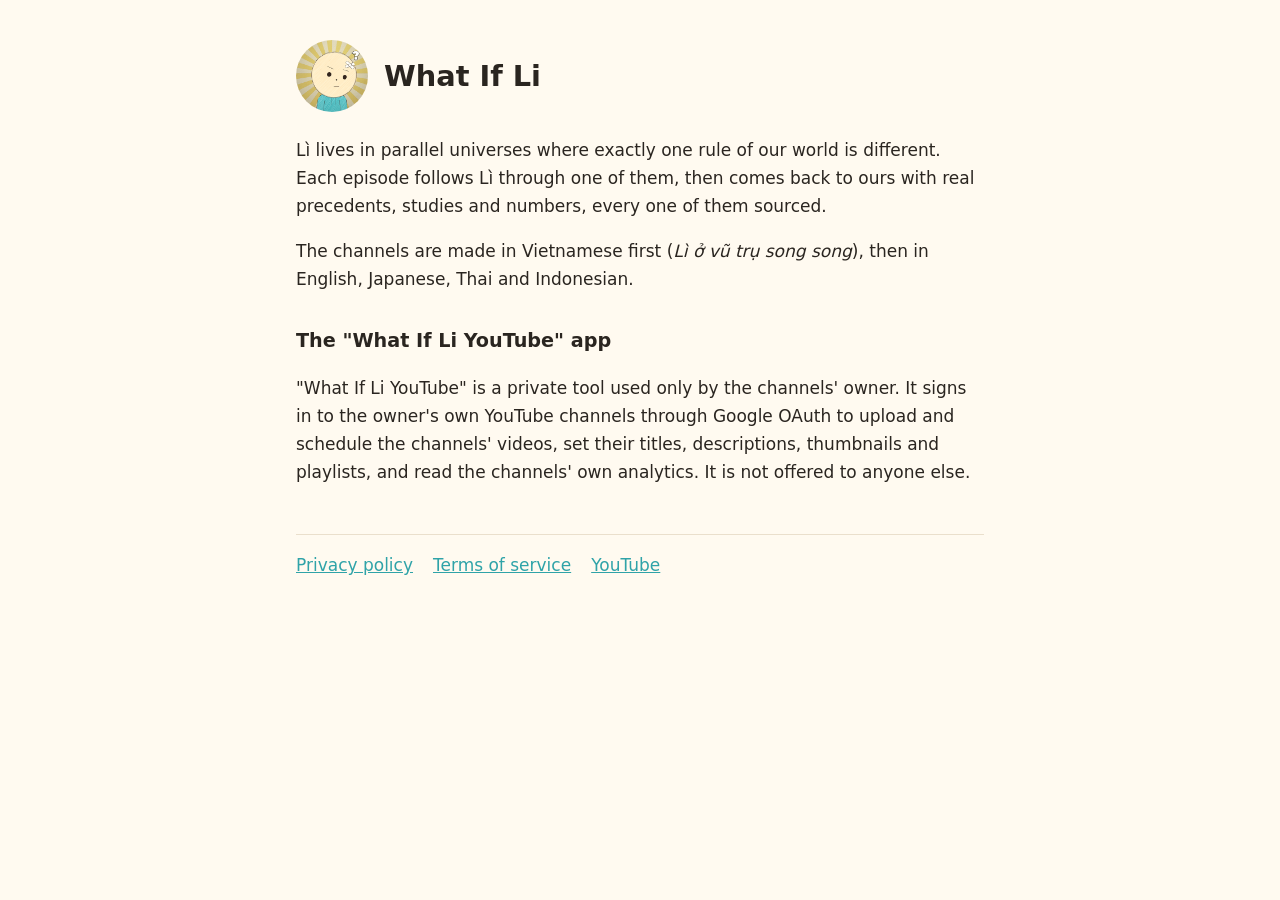
<file: index.html>
<!doctype html>
<html lang="en">
<head>
  <meta charset="utf-8">
  <meta name="viewport" content="width=device-width, initial-scale=1">
  <title>What If Li</title>
  <meta name="description" content="Home of the What If Li channels: animated, sourced &quot;what if…?&quot; stories.">
  <link rel="icon" href="avatar_li.png">
  <link rel="stylesheet" href="style.css">
</head>
<body>
<main>
  <header>
    <img src="avatar_li.png" alt="Lì, the channel host">
    <h1>What If Li</h1>
  </header>
  <p>Lì lives in parallel universes where exactly one rule of our world is different. Each episode follows Lì
    through one of them, then comes back to ours with real precedents, studies and numbers, every one of them sourced.</p>
  <p>The channels are made in Vietnamese first (<em>Lì ở vũ trụ song song</em>), then in English, Japanese, Thai and
    Indonesian.</p>

  <h2>The "What If Li YouTube" app</h2>
  <p>"What If Li YouTube" is a private tool used only by the channels' owner. It signs in to the owner's own YouTube
    channels through Google OAuth to upload and schedule the channels' videos, set their titles, descriptions,
    thumbnails and playlists, and read the channels' own analytics. It is not offered to anyone else.</p>

  <nav>
    <a href="privacy.html">Privacy policy</a>
    <a href="terms.html">Terms of service</a>
    <a href="https://www.youtube.com/@livutrusongsong">YouTube</a>
  </nav>
</main>
</body>
</html>
</file>
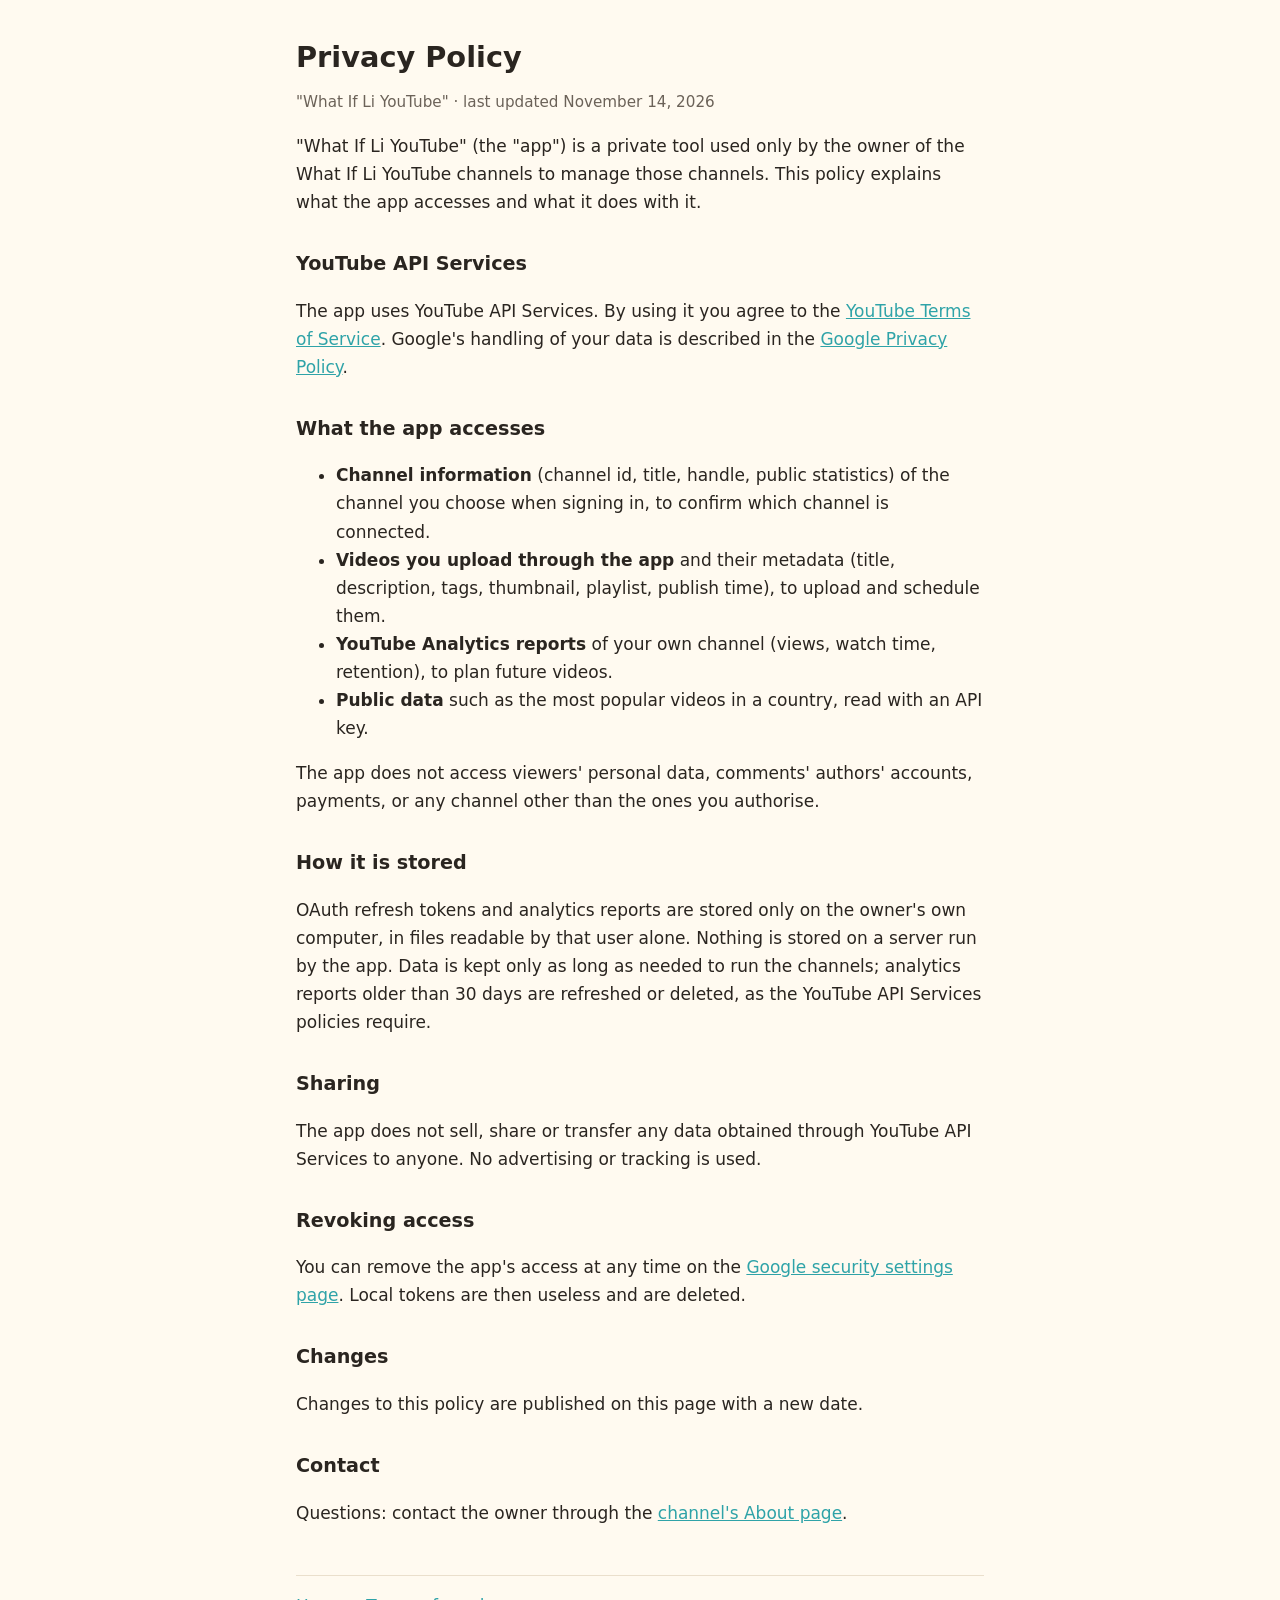
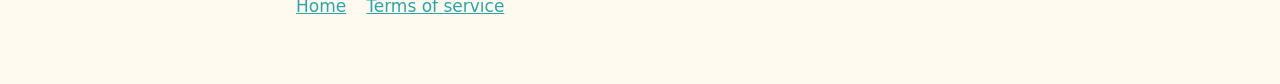
<file: privacy.html>
<!doctype html>
<html lang="en">
<head>
  <meta charset="utf-8">
  <meta name="viewport" content="width=device-width, initial-scale=1">
  <title>Privacy Policy</title>
  <link rel="icon" href="avatar_li.png">
  <link rel="stylesheet" href="style.css">
</head>
<body>
<main>
  <h1>Privacy Policy</h1>
  <p class="muted">"What If Li YouTube" · last updated November 14, 2026</p>

  <p>"What If Li YouTube" (the "app") is a private tool used only by the owner of the What If Li YouTube channels to
    manage those channels. This policy explains what the app accesses and what it does with it.</p>

  <h2>YouTube API Services</h2>
  <p>The app uses YouTube API Services. By using it you agree to the
    <a href="https://www.youtube.com/t/terms">YouTube Terms of Service</a>. Google's handling of your data is described in the
    <a href="https://policies.google.com/privacy">Google Privacy Policy</a>.</p>

  <h2>What the app accesses</h2>
  <ul>
    <li><strong>Channel information</strong> (channel id, title, handle, public statistics) of the channel you choose
      when signing in, to confirm which channel is connected.</li>
    <li><strong>Videos you upload through the app</strong> and their metadata (title, description, tags, thumbnail,
      playlist, publish time), to upload and schedule them.</li>
    <li><strong>YouTube Analytics reports</strong> of your own channel (views, watch time, retention), to plan future
      videos.</li>
    <li><strong>Public data</strong> such as the most popular videos in a country, read with an API key.</li>
  </ul>
  <p>The app does not access viewers' personal data, comments' authors' accounts, payments, or any channel other than
    the ones you authorise.</p>

  <h2>How it is stored</h2>
  <p>OAuth refresh tokens and analytics reports are stored only on the owner's own computer, in files readable by that
    user alone. Nothing is stored on a server run by the app. Data is kept only as long as needed to run the channels;
    analytics reports older than 30 days are refreshed or deleted, as the YouTube API Services policies require.</p>

  <h2>Sharing</h2>
  <p>The app does not sell, share or transfer any data obtained through YouTube API Services to anyone. No advertising
    or tracking is used.</p>

  <h2>Revoking access</h2>
  <p>You can remove the app's access at any time on the
    <a href="https://security.google.com/settings/security/permissions">Google security settings page</a>. Local tokens
    are then useless and are deleted.</p>

  <h2>Changes</h2>
  <p>Changes to this policy are published on this page with a new date.</p>

  <h2>Contact</h2>
  <p>Questions: contact the owner through the <a href="https://www.youtube.com/@livutrusongsong/about">channel's
    About page</a>.</p>

  <nav>
    <a href="index.html">Home</a>
    <a href="terms.html">Terms of service</a>
  </nav>
</main>
</body>
</html>
</file>
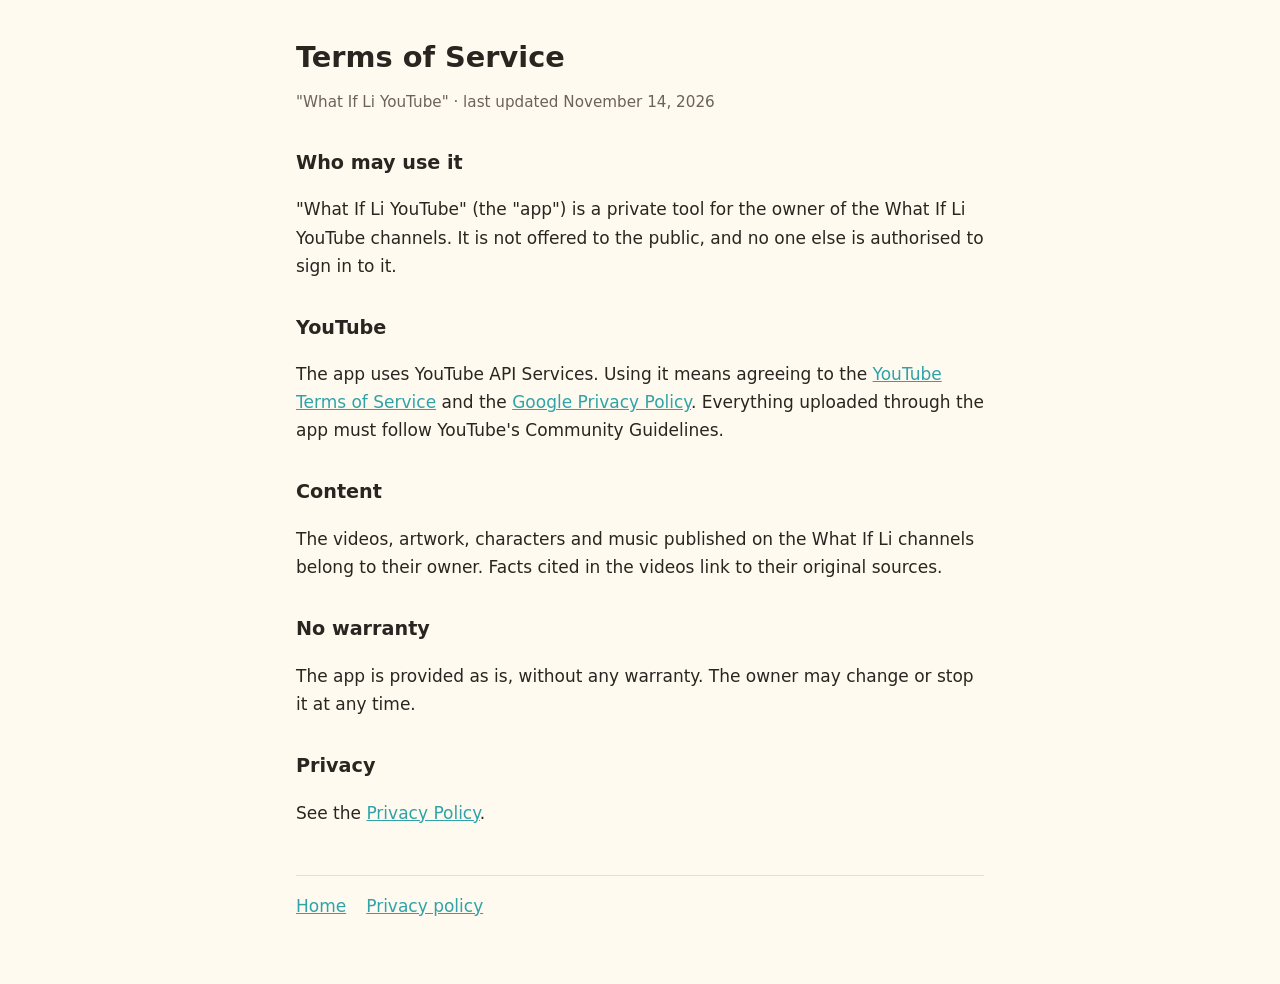
<file: terms.html>
<!doctype html>
<html lang="en">
<head>
  <meta charset="utf-8">
  <meta name="viewport" content="width=device-width, initial-scale=1">
  <title>Terms of Service</title>
  <link rel="icon" href="avatar_li.png">
  <link rel="stylesheet" href="style.css">
</head>
<body>
<main>
  <h1>Terms of Service</h1>
  <p class="muted">"What If Li YouTube" · last updated November 14, 2026</p>

  <h2>Who may use it</h2>
  <p>"What If Li YouTube" (the "app") is a private tool for the owner of the What If Li YouTube channels. It is not
    offered to the public, and no one else is authorised to sign in to it.</p>

  <h2>YouTube</h2>
  <p>The app uses YouTube API Services. Using it means agreeing to the
    <a href="https://www.youtube.com/t/terms">YouTube Terms of Service</a> and the
    <a href="https://policies.google.com/privacy">Google Privacy Policy</a>. Everything uploaded through the app must follow
    YouTube's Community Guidelines.</p>

  <h2>Content</h2>
  <p>The videos, artwork, characters and music published on the What If Li channels belong to their owner. Facts cited
    in the videos link to their original sources.</p>

  <h2>No warranty</h2>
  <p>The app is provided as is, without any warranty. The owner may change or stop it at any time.</p>

  <h2>Privacy</h2>
  <p>See the <a href="privacy.html">Privacy Policy</a>.</p>

  <nav>
    <a href="index.html">Home</a>
    <a href="privacy.html">Privacy policy</a>
  </nav>
</main>
</body>
</html>
</file>
<file: style.css>
:root { --bg: #fffaf0; --fg: #2a2520; --muted: #6b6258; --accent: #2fa3a8; --line: #eadfcc; }
@media (prefers-color-scheme: dark) { :root { --bg: #1b1916; --fg: #f1ebe2; --muted: #a89f93; --accent: #5cc6ca; --line: #3a342c; } }
* { box-sizing: border-box; }
body { margin: 0; background: var(--bg); color: var(--fg); font: 17px/1.65 system-ui, -apple-system, "Segoe UI", Roboto, sans-serif; }
main { max-width: 720px; margin: 0 auto; padding: 40px 16px 64px; }
header { display: flex; align-items: center; gap: 16px; margin-bottom: 24px; }
header img { width: 72px; height: 72px; border-radius: 50%; }
h1 { font-size: 1.8rem; line-height: 1.2; margin: 0; }
h2 { font-size: 1.2rem; margin: 2rem 0 0.5rem; }
p, li { color: var(--fg); }
.muted { color: var(--muted); font-size: 0.95rem; }
a { color: var(--accent); }
nav { margin-top: 3rem; padding-top: 1rem; border-top: 1px solid var(--line); display: flex; gap: 20px; flex-wrap: wrap; }
</file>
